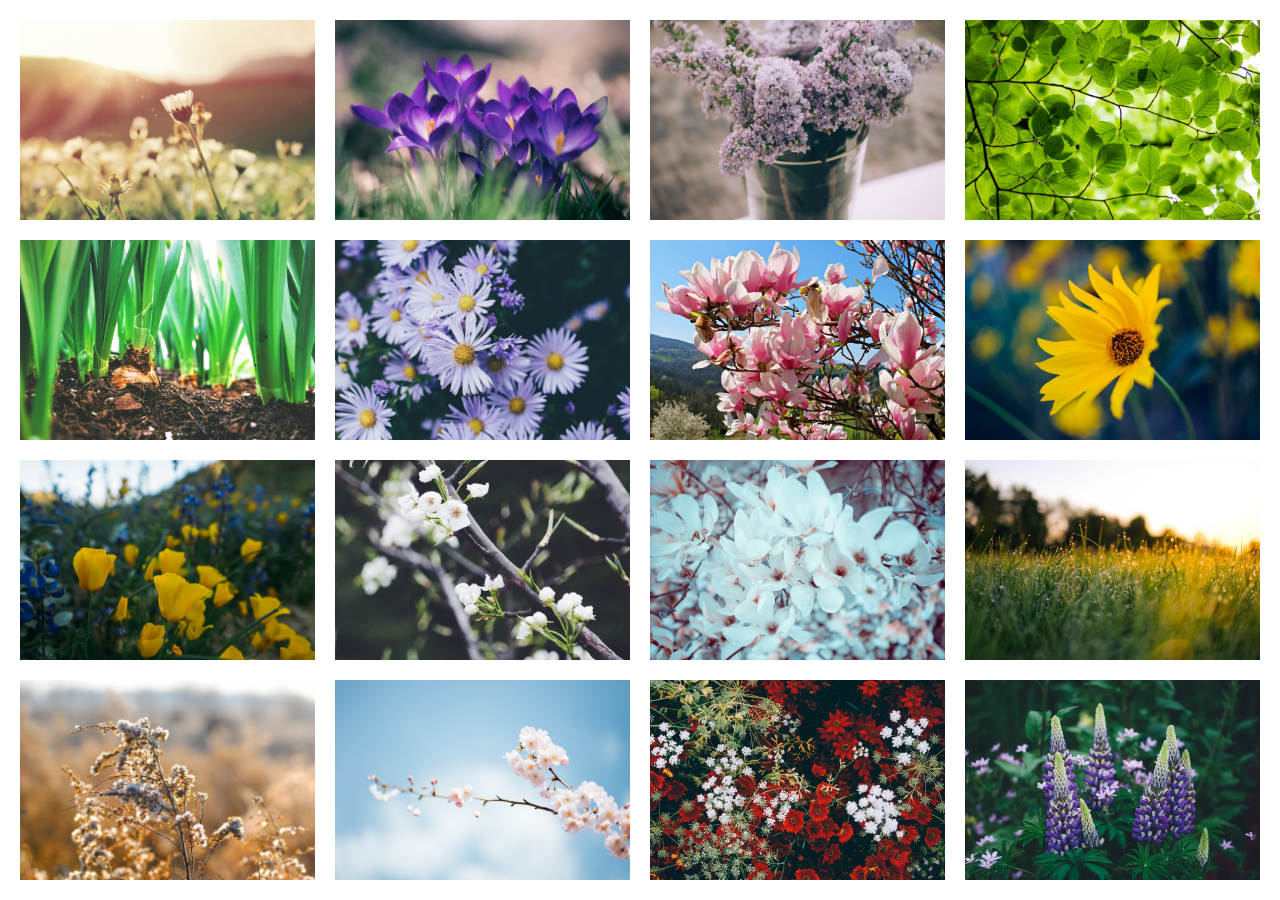
<file: hw03/index.html>
<!DOCTYPE html>
<html lang="en" dir="ltr">
    <head>
        <meta charset="utf-8">
        <title>Image Gallery</title>
        <link rel="stylesheet" href="css/gallery.css">
        <link rel="stylesheet" href="css/carousel.css">
        <meta name="viewport" content="width=device-width, initial-scale=1.0">

    </head>
    <body>
        <main>
            <section class="cards">
                <div class="card" style="background-image:url('images/field1.jpg')"></div>
                <div class="card" style="background-image:url('images/purple.jpg')"></div>
                <div class="card" style="background-image:url('images/jar.jpg')"></div>
                <div class="card" style="background-image:url('images/green.jpg')"></div>
                <div class="card" style="background-image:url('images/green1.jpg')"></div>
                <div class="card" style="background-image:url('images/purple1.jpg')"></div>
                <div class="card" style="background-image:url('images/magnolias.jpg')"></div>
                <div class="card" style="background-image:url('images/daisy1.jpg')"></div>
                <div class="card" style="background-image:url('images/poppies.jpg')"></div>
                <div class="card" style="background-image:url('images/dogwoods.jpg')"></div>
                <div class="card" style="background-image:url('images/blossom.jpg')"></div>
                <div class="card" style="background-image:url('images/field3.jpg')"></div>
                <div class="card" style="background-image:url('images/field4.jpg')"></div>
                <div class="card" style="background-image:url('images/branch.jpg')"></div>
                <div class="card" style="background-image:url('images/red.jpg')"></div>
                <div class="card" style="background-image:url('images/purple2.jpg')"></div>
            </section>

            <!-- preview panel -->
            <section class="preview">
                <div class="featured_image" style="background-image:url('images/daisy1.jpg')"></div>
                <button class="close" id="close">&times;</button>
                <button class="prev" id="prev">&lsaquo;</button>
                <button class="next" id="next">&rsaquo;</button>
            </section>
            <!-- end preview panel -->

        </main>
        <script type="text/javascript" src="js/index.js"></script>
    </body>
</html>
</file>
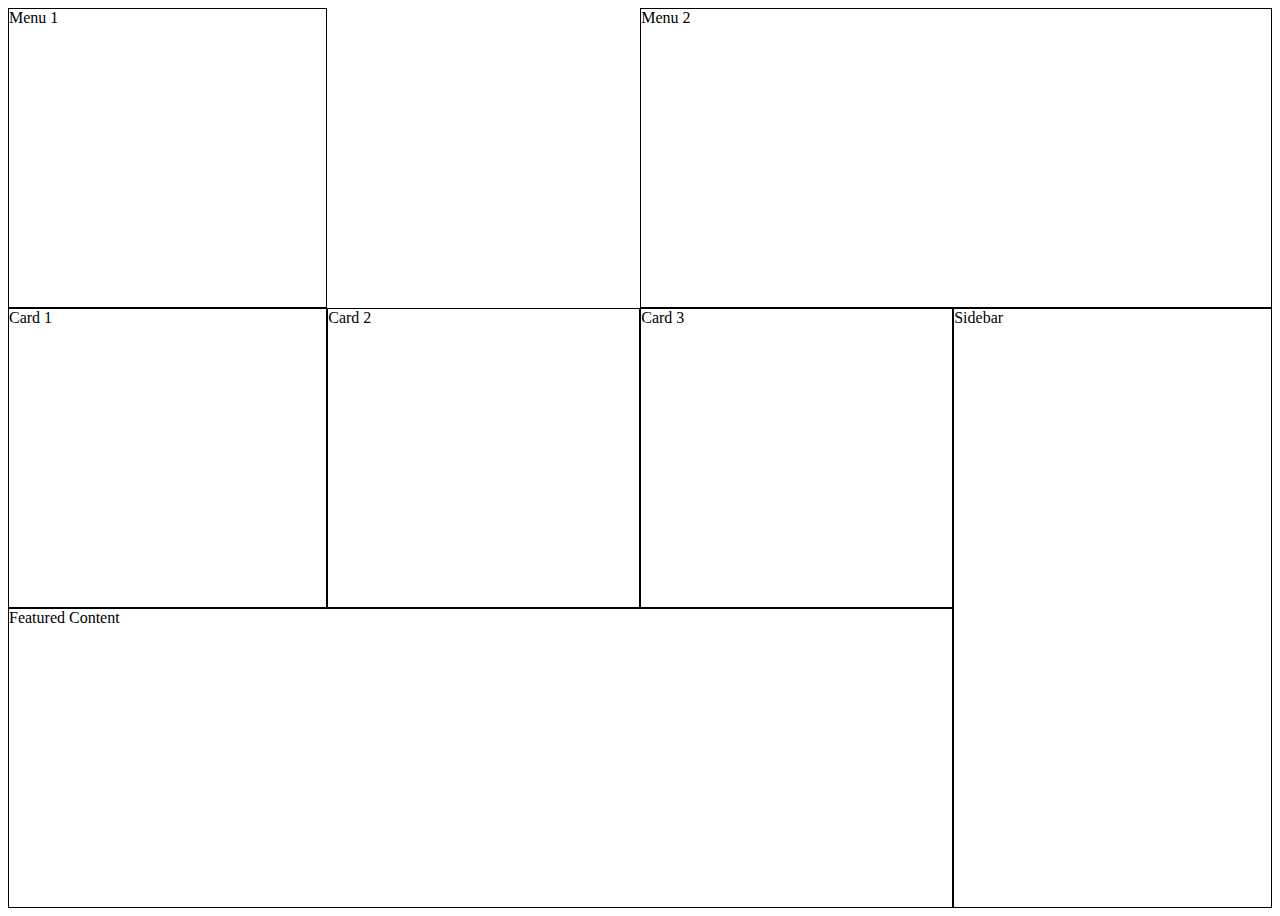
<file: tutorial03/index.html>
<!DOCTYPE html>
<html lang="en" >
<head>
  <meta charset="UTF-8">
  <title>Tutorial 03</title>
  <link rel="stylesheet" href="./style.css">
  <meta name="viewport" content="width=device-width, initial-scale=1.0">

</head>
<body>
<!-- partial:index.partial.html -->
<!-- https://css-tricks.com/snippets/css/complete-guide-grid/ -->
<div class="container">
   <!-- left menu -->
   <section class="menu1">
      <div>Menu 1</div>
   </section>
   
   <!-- right menu -->
   <section class="menu2">
      <div>Menu 2</div>
   </section>

   <!-- card 1 -->
   <article class="card1">
      <section>Card 1</section>
   </article>

   <!-- card 2 -->
   <article class="card2">
      <section>Card 2</section>
   </article>

   <!-- card 3 -->
   <article class="card3">
      <section>Card 3</section>
   </article>
   
   <!-- main content on bottom -->
   <main class="main">
      <section>Featured Content</section>
   </main>
   
   <!-- right navigation bar -->
   <aside class="aside">
      <section>Sidebar</section>
   </aside>
</div>
<!-- partial -->
  
</body>
</html>
</file>
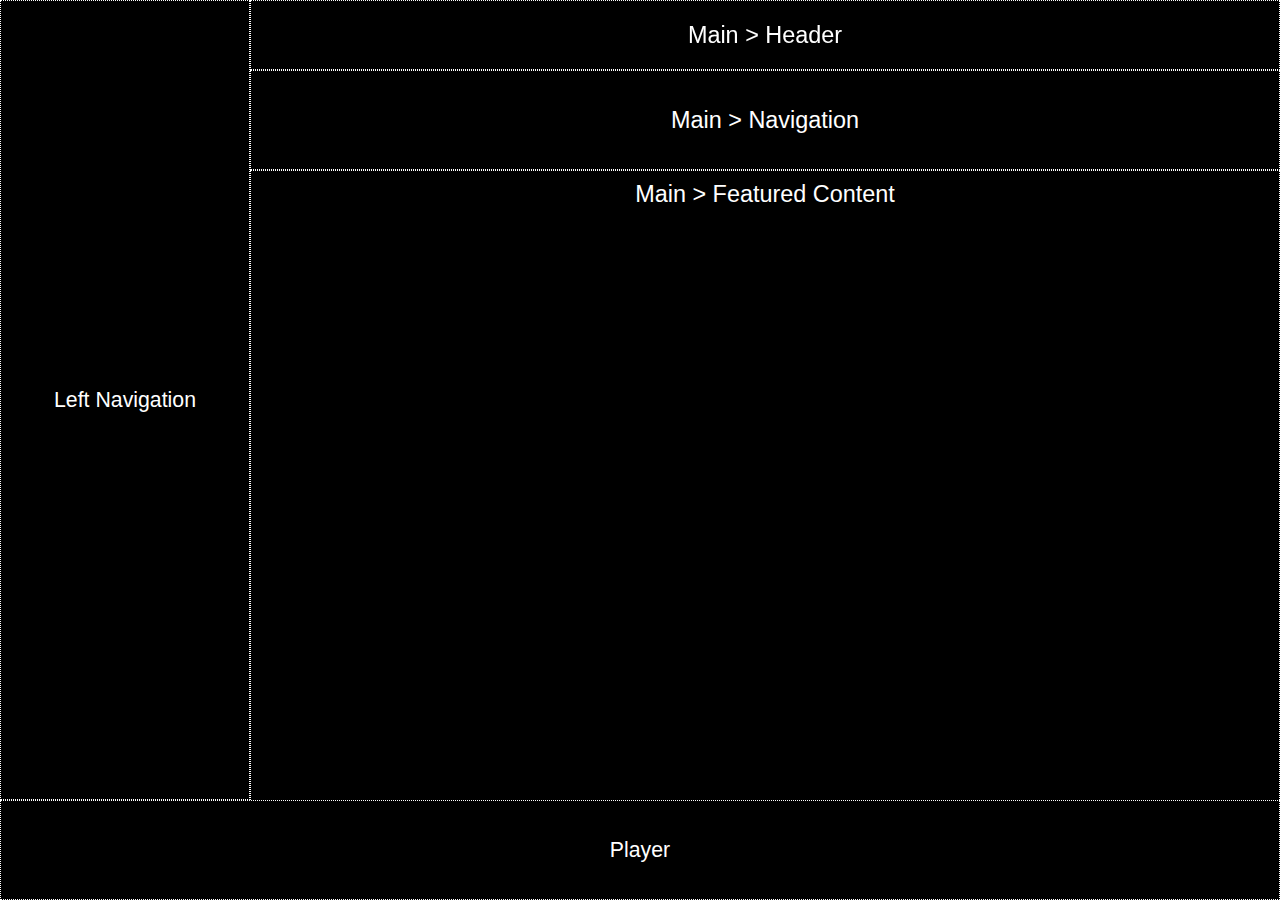
<file: hw02/01_cssgrid/index.html>
<html>
    <head>
        <title>Spotify Player</title>
        <link rel="stylesheet" href="layout.css">
        <meta name="viewport" content="width=device-width, initial-scale=1.0">
    </head>
    <body id="container">
        <aside id="sidebar">
            Left Navigation
        </aside>
        <main>
            <header>
                Main > Header
            </header>
            <nav>
                Main > Navigation
            </nav>
            <section id="featured-content">
                Main > Featured Content
            </section>
        </main>
        <footer>
            Player
        </footer>
    </body>
</html>
</file>
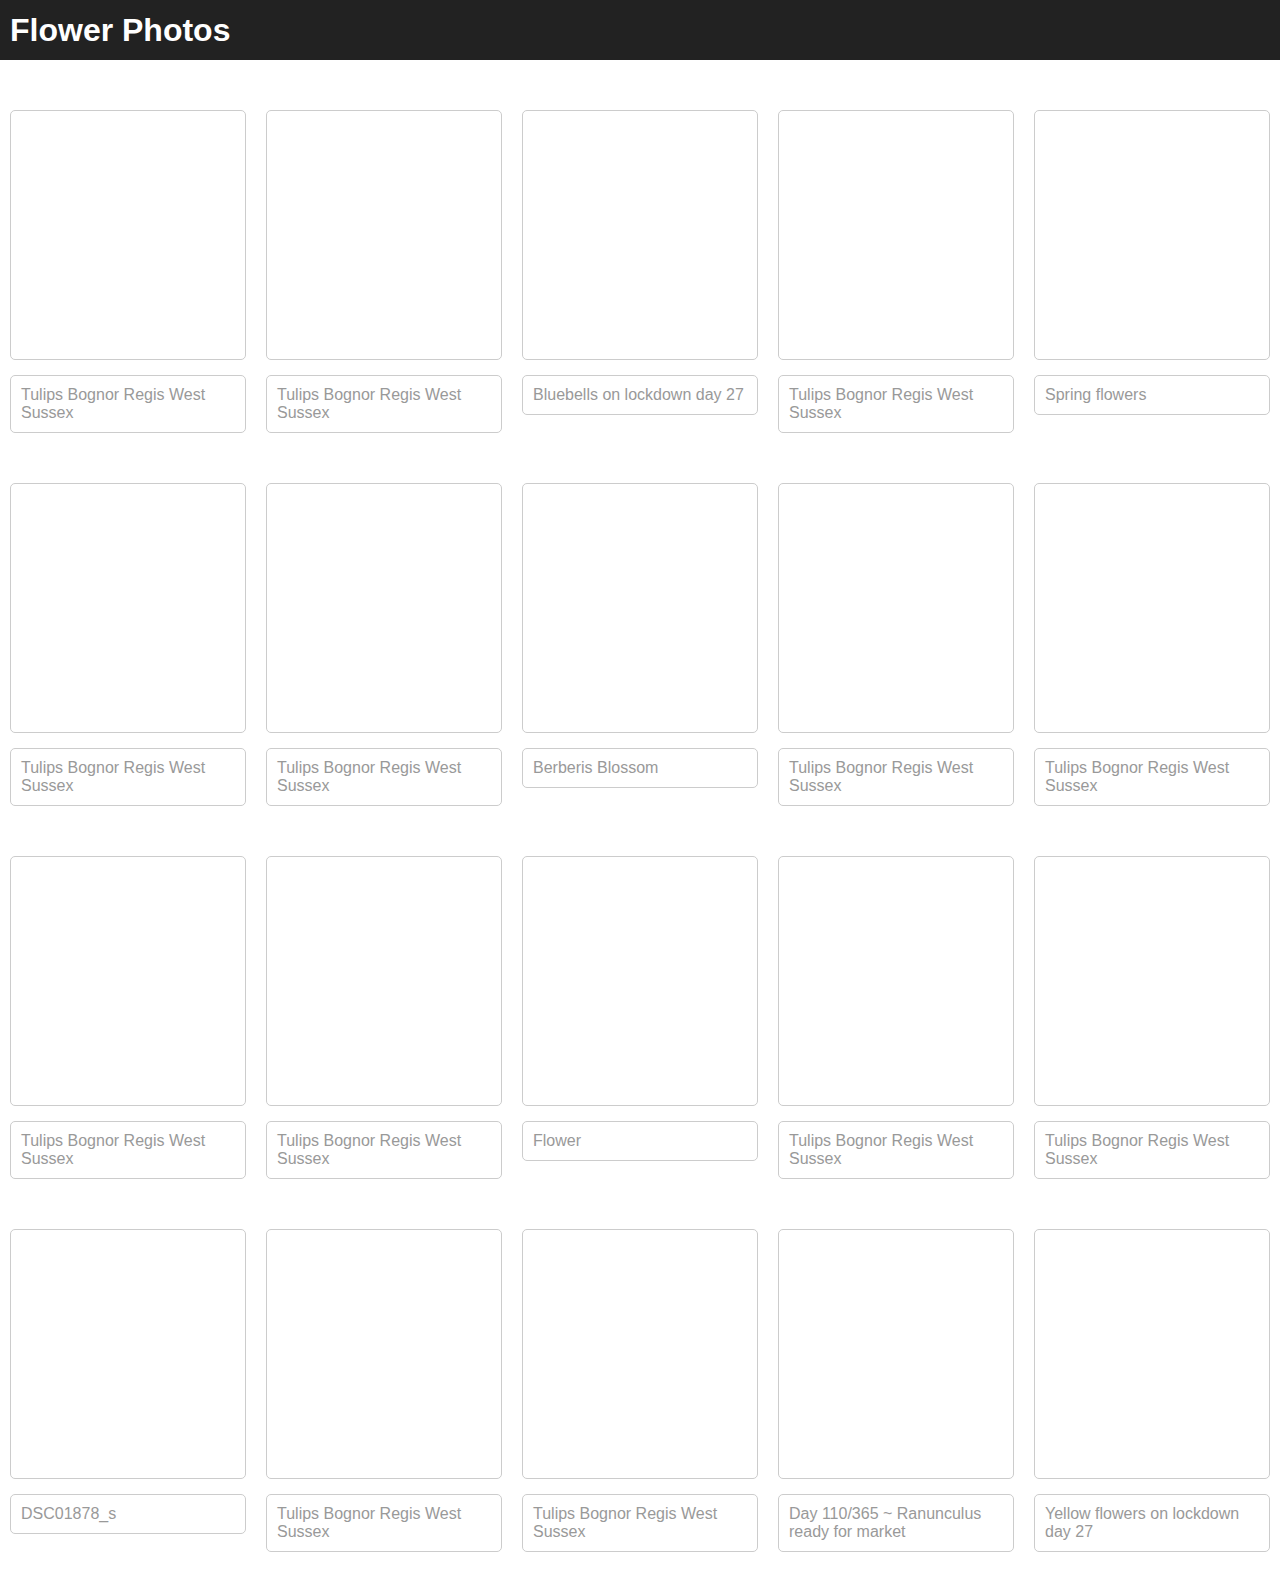
<file: hw02/02_flexbox/index.html>
<!DOCTYPE html>
<html lang="en" dir="ltr">
    <head>
        <meta charset="utf-8">
        <title>Image Gallery</title>
          <link rel="stylesheet" href="css/gallery.css">
    </head>
    <body>
        <nav>
            <h1>Flower Photos</h1>
        </nav>
        <main class="content">
          <section class="cards">
              <section class="card">
                  <div class="image-div" style="background-image: url('https://live.staticflickr.com/65535/49793205651_aced6f4866_b.jpg');"></div>
                  <div class="caption">Tulips Bognor Regis West Sussex</div>
              </section>
              <section class="card">
                  <div class="image-div" style="background-image: url('https://live.staticflickr.com/65535/49792659933_cc861d50b7_b.jpg');"></div>
                  <div class="caption">Tulips Bognor Regis West Sussex</div>
              </section>
              <section class="card">
                  <div class="image-div" style="background-image: url('https://live.staticflickr.com/65535/49792658778_ab3b1df5d1_b.jpg');"></div>
                  <div class="caption">Bluebells on lockdown day 27</div>
              </section>
              <section class="card">
                  <div class="image-div" style="background-image: url('https://live.staticflickr.com/65535/49792664528_f16513baec_b.jpg');"></div>
                  <div class="caption">Tulips Bognor Regis West Sussex</div>
              </section>
              <section class="card">
                  <div class="image-div" style="background-image: url('https://live.staticflickr.com/65535/49792676878_a659a56919_b.jpg');"></div>
                  <div class="caption">Spring flowers</div>
              </section>
              <section class="card">
                  <div class="image-div" style="background-image: url('https://live.staticflickr.com/65535/49793511297_b7967599c7_b.jpg');"></div>
                  <div class="caption">Tulips Bognor Regis West Sussex</div>
              </section>
              <section class="card">
                  <div class="image-div" style="background-image: url('https://live.staticflickr.com/65535/49792660018_34abca7618_b.jpg');"></div>
                  <div class="caption">Tulips Bognor Regis West Sussex</div>
              </section>
              <section class="card">
                  <div class="image-div" style="background-image: url('https://live.staticflickr.com/65535/49792629178_64acac5148_b.jpg');"></div>
                  <div class="caption">Berberis Blossom</div>
              </section>
              <section class="card">
                  <div class="image-div" style="background-image: url('https://live.staticflickr.com/65535/49793207236_51aa1f4269_b.jpg');"></div>
                  <div class="caption">Tulips Bognor Regis West Sussex</div>
              </section>
              <section class="card">
                  <div class="image-div" style="background-image: url('https://live.staticflickr.com/65535/49793219056_f2c5bb8621_b.jpg');"></div>
                  <div class="caption">Tulips Bognor Regis West Sussex</div>
              </section>
              <section class="card">
                  <div class="image-div" style="background-image: url('https://live.staticflickr.com/65535/49792658033_c9a55ebf42_b.jpg');"></div>
                  <div class="caption">Tulips Bognor Regis West Sussex</div>
              </section>
              <section class="card">
                  <div class="image-div" style="background-image: url('https://live.staticflickr.com/65535/49792660448_cd43d556df_b.jpg');"></div>
                  <div class="caption">Tulips Bognor Regis West Sussex</div>
              </section>
              <section class="card">
                  <div class="image-div" style="background-image: url('https://live.staticflickr.com/65535/49793209166_5b8a0ae5c6_b.jpg');"></div>
                  <div class="caption">Flower</div>
              </section>
              <section class="card">
                  <div class="image-div" style="background-image: url('https://live.staticflickr.com/65535/49793208726_f0ac1e6b81_b.jpg');"></div>
                  <div class="caption">Tulips Bognor Regis West Sussex</div>
              </section>
              <section class="card">
                  <div class="image-div" style="background-image: url('https://live.staticflickr.com/65535/49793523157_2e88b562aa_b.jpg');"></div>
                  <div class="caption">Tulips Bognor Regis West Sussex</div>
              </section>
              <section class="card">
                  <div class="image-div" style="background-image: url('https://live.staticflickr.com/65535/49793225756_ea2a82f362_b.jpg');"></div>
                  <div class="caption">DSC01878_s</div>
              </section>
              <section class="card">
                  <div class="image-div" style="background-image: url('https://live.staticflickr.com/65535/49793522892_1c9f798a53_b.jpg');"></div>
                  <div class="caption">Tulips Bognor Regis West Sussex</div>
              </section>
              <section class="card">
                  <div class="image-div" style="background-image: url('https://live.staticflickr.com/65535/49793205546_de43e99833_b.jpg');"></div>
                  <div class="caption">Tulips Bognor Regis West Sussex</div>
              </section>
              <section class="card">
                  <div class="image-div" style="background-image: url('https://live.staticflickr.com/65535/49793520882_b27b68994e_b.jpg');"></div>
                  <div class="caption">Day 110/365 ~ Ranunculus ready for market</div>
              </section>
              <section class="card">
                  <div class="image-div" style="background-image: url('https://live.staticflickr.com/65535/49793205051_6fafef1828_b.jpg');"></div>
                  <div class="caption">Yellow flowers on lockdown day 27</div>
              </section>
          </section>
        </main>
    </body>
</html>
</file>
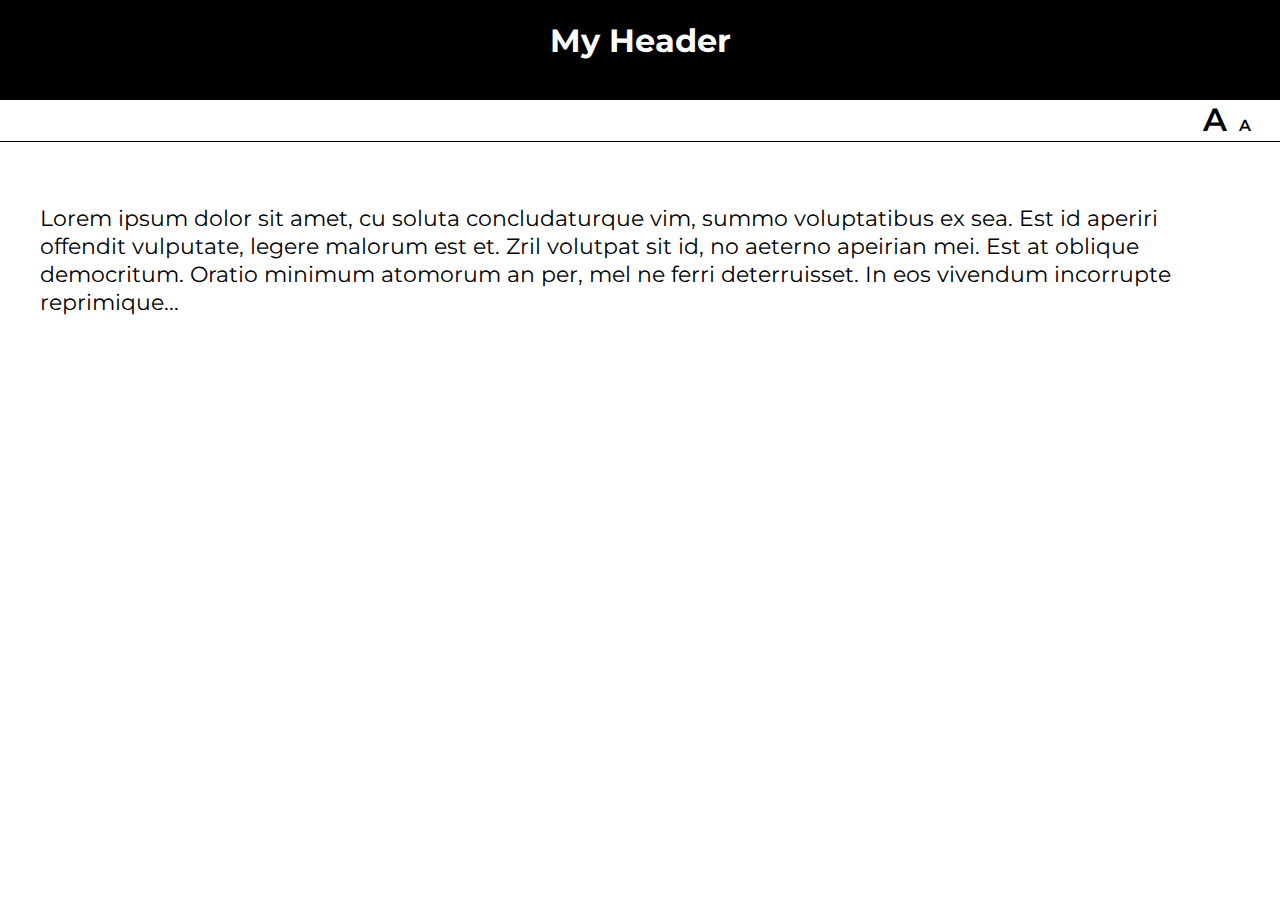
<file: tutorial04/font-switcher/index.html>
<!DOCTYPE html>
<html lang="en">
<head>
    <meta charset="UTF-8">
    <title>Lab 04: Font Switcher</title>
      <link rel="stylesheet" href="css/style.css">
</head>
<body>
    <div class="container">

        <header><h1>My Header</h1></header>

        <nav>
            <a class="a1" href="#">A</a>
            <a class="a2" href="#">A</a>
        </nav>

        <div class="content">
            <p>
                Lorem ipsum dolor sit amet, cu soluta concludaturque vim,
                summo voluptatibus ex sea. Est id aperiri offendit vulputate,
                legere malorum est et. Zril volutpat sit id, no aeterno apeirian
                mei. Est at oblique democritum. Oratio minimum atomorum an per,
                mel ne ferri deterruisset. In eos vivendum incorrupte reprimique...
            </p>
        </div>

    </div>
    <script  src="js/index.js"></script>
</body>
</html>
</file>
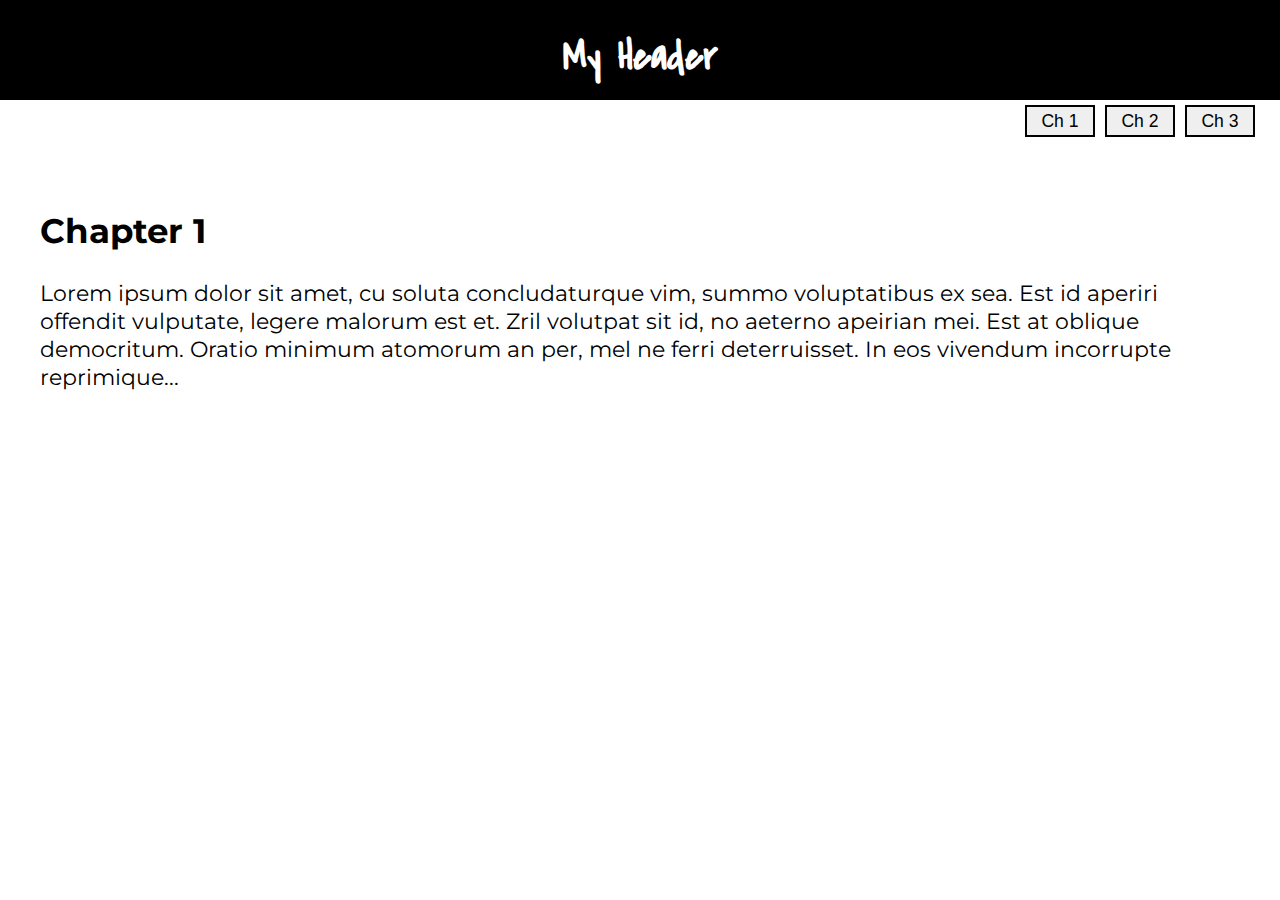
<file: tutorial04/page-turner/index.html>
<!DOCTYPE html>
<html lang="en">
<head>
    <meta charset="UTF-8">
    <title>Lab 04: Page Turner</title>
      <link rel="stylesheet" href="css/style.css">
</head>
<body>
    <div class="container">

        <header><h1>My Header</h1></header>

        <nav>
            <button id="ch1" href="#">Ch 1</button>
            <button id="ch2" href="#">Ch 2</button>
            <button id="ch3" href="#">Ch 3</button>
        </nav>

        <div class="content">
            <h2>Chapter 1</h2>
            <p>
                Lorem ipsum dolor sit amet, cu soluta concludaturque vim,
                summo voluptatibus ex sea. Est id aperiri offendit vulputate,
                legere malorum est et. Zril volutpat sit id, no aeterno apeirian
                mei. Est at oblique democritum. Oratio minimum atomorum an per,
                mel ne ferri deterruisset. In eos vivendum incorrupte reprimique...
            </p>
        </div>

    </div>
    <script  src="js/index.js"></script>
</body>
</html>
</file>
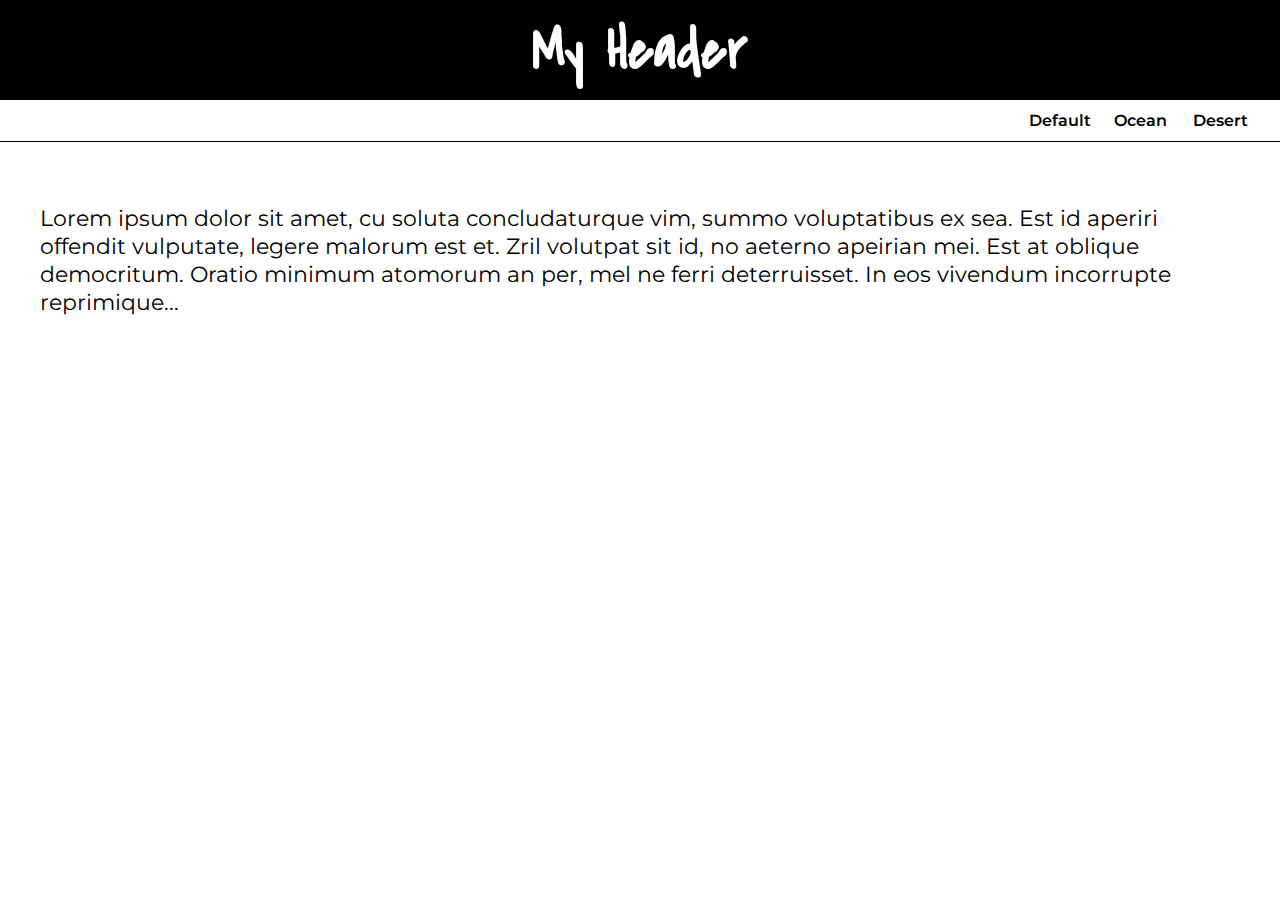
<file: tutorial04/theme-switcher/index.html>
<!DOCTYPE html>
<html lang="en" >

<head>
  <meta charset="UTF-8">
  <title>Lab 04: Theme Switcher</title>



      <link rel="stylesheet" href="css/style.css">


</head>

<body>

  <div id ="theme" class="container">
   <header><h1>My Header</h1></header>
   <nav>
      <a id="default" href="#">Default</a>
      <a id="ocean" href="#">Ocean</a>
      <a id="desert" href="#">Desert</a>
   </nav>
   <div class="content"><p>Lorem ipsum dolor sit amet, cu soluta concludaturque vim, summo voluptatibus ex sea. Est id aperiri offendit vulputate, legere malorum est et. Zril volutpat sit id, no aeterno apeirian mei. Est at oblique democritum. Oratio minimum atomorum an per,
      mel ne ferri deterruisset. In eos vivendum incorrupte reprimique...</p>
      </div>

</div>



    <script  src="js/index.js"></script>




</body>

</html>
</file>
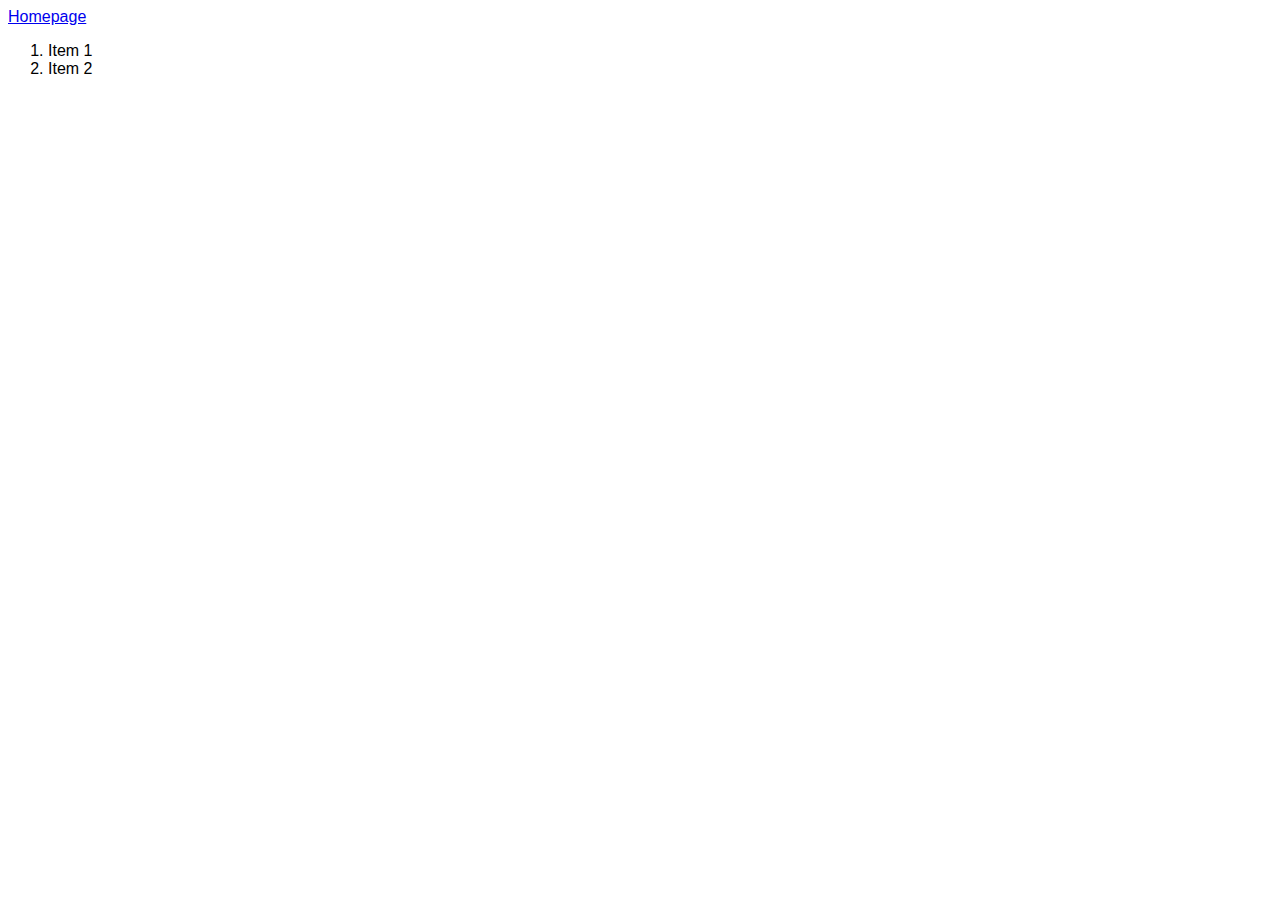
<file: tutorial01/page_2.html>
<!DOCTYPE html>
<html lang="en">
   <head>
        <!-- stylesheets and metadata go here -->
       <title>page_2.html</title>
       <link rel="stylesheet" href="style.css">
       <a href=index.html>Homepage</a>
   </head>
   <body>
     <ol>
       <li>Item 1 </li>
       <li>Item 2 </li>
   </body>
</html>
</file>
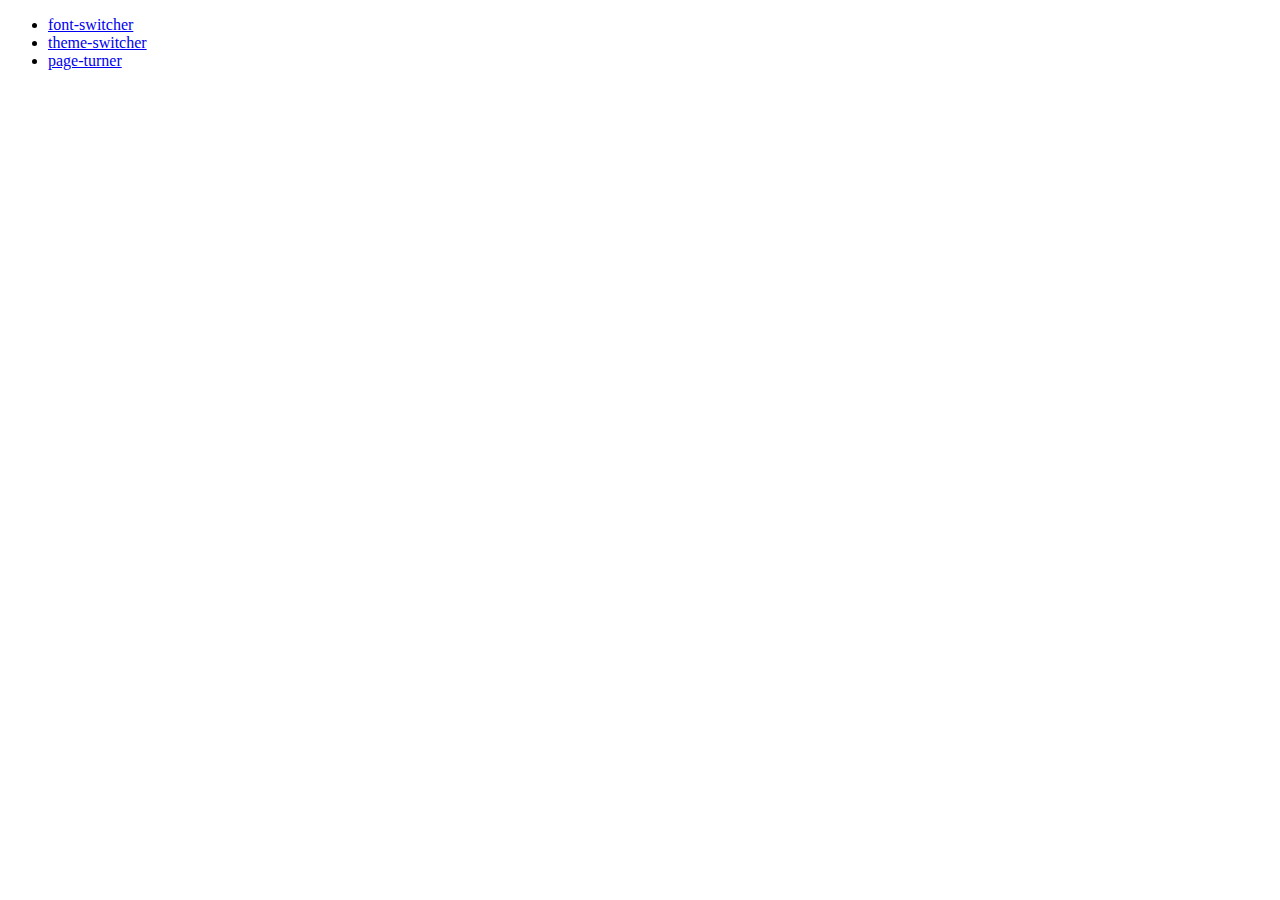
<file: tutorial04/listing.html>
<!DOCTYPE html>
<html lang="en" dir="ltr">
    <head>
        <meta charset="utf-8">
        <title></title>
    </head>
    <body>
        <ul>
            <li>
                <a href="font-switcher/index.html">font-switcher</a>
            </li>
            <li>
                <a href="theme-switcher/index.html">theme-switcher</a>
            </li>
            <li>
                <a href="page-turner/index.html">page-turner</a>
            </li>
        </ul>
    </body>
</html>
</file>
<file: hw03/css/gallery.css>
body {
    height:100%;
    margin:0;
    padding:0;
}
body * {
    box-sizing: border-box;
}

.cards {
    display: flex;
    flex-wrap: wrap;
    height: 100vh;
    margin: 0;
    padding: 0;
    padding-left: 20px;
    padding-bottom: 20px;
}

.card {
    width: calc(25% - 20px);
    height: calc(25% - 20px);
    min-height: 120px;
    background-size: cover;
    background-position: center;
    cursor: pointer;
    margin-right: 20px;
    margin-top: 20px;
}
.image:hover {
    opacity: 0.7;
}

/* Media Queries */
@media (max-width: 900px) {
    main .card { 
        width: calc(50% - 20px);
        height: calc(50vh - 20px);
    }
}

@media (max-width: 550px) {
    main .card { 
        width: calc(100% - 20px);
        height: 70vh;
    }
}
</file>
<file: hw03/css/carousel.css>
.featured_image {
    width: 100%;
    height: 100%;
    background-size: cover;
    background-position: center;
    cursor: pointer;
}


.next, .prev, .close {
    position: absolute;
    font-size: 2.5em;
    color: white;
    border-width: 0px;
    padding-bottom: 5px;
}
.close {
    background: none;
    top: 0vh;
    line-height: 1em;
    right: 0vh;
}
.next, .prev {
    background: rgba(255,255,255,0.2);
    border-radius: 60px;
    width: 60px;
    height: 60px;
}
.next:hover, .prev:hover, .close:hover {
    background: rgba(255,255,255,0.4);
}
.prev {
    top: 45vh;
    left: 2vw;
}
.next {
    top: 45vh;
    right: 2vw;
}
.preview {
    width: 100vw;
    height: 100vh;
    display: none;
    align-items: center;
    justify-content: center;
}
.preview.active {
    position: absolute;
    top: 0px;
    left: 0px;
    display: flex;
    background: rgba(255, 255, 255, 1);
}
</file>
<file: tutorial03/style.css>
.container {
   display: grid;
   grid-template-columns: 1fr 1fr 1fr 1fr
   grid-template-rows: 1fr 1fr 1fr;
   grid-template-areas:
   "a . b b"
   "c d e f"
   "g g g f";
   min-height: 100vh;
}

.menu1, .menu2, .card1, .card2, .card3, .main, .aside{
  border: solid 1px #000;

}

.menu1{grid-area: a;}

.menu2{
  grid-area: b;
}

.card1{
  grid-area: c;
}

.card2{
  grid-area: d;
}

.card3{grid-area: e;}

.main{grid-area: g;
}

.aside{grid-area: f;}
@media (max-width: 1024px) {
   /* tablet layout here */
}
</file>
<file: hw02/01_cssgrid/layout.css>
* {
    box-sizing: border-box;
    /* color: white; */
    font-family: Arial;
    font-size: 1.1em;
}

body {
    display: grid;
    overflow: hidden;
    margin: 0px;

    grid-template-columns: 250px auto;
    grid-template-rows: calc(100vh  - 100px) 100px;
    grid-template-areas:
    "left primary"
    "bottom bottom";
    height: 100vh;
    background-color: black;
    color: white;
}


aside, footer, header, nav, #featured-content{
  display: flex;
  align-items: center;
  justify-content: center;
  border: dotted 1px white;
  padding: 10px
}


aside {
  grid-area: left;
  /* background-color: lightblue; */
}

main {
  grid-area: primary;
  /* background-color: pink; */
  overflow-y: scroll;
  z-index: 1000;
}

footer {
  grid-area: bottom;
  /* background-color: grey; */
}

header{
  height: 70px;
  /* background-color: hotpink; */
  position: fixed;
  width: calc(100vw - 250px)

}


nav{
  margin-top: 70px;
  height: 100px;
  /* background-color: lightpink; */
}

#featured-content{
  min-height: 100vh;
  /* background-color: teal; */
  align-items: flex-start;

}



@media screen and (max-width: 800px) {
  body {
      grid-template-columns: auto;
      grid-template-areas:
      "primary"
      "bottom";

  }

  aside{
    display: none;
  }

  header{
    width: 100vw;

  }
}
</file>
<file: hw02/02_flexbox/css/gallery.css>
body {
    height:100%;
    margin:0;
    padding:0;
    font-family: Arial;
}
body * {
    box-sizing: border-box;
}
main {
    display: grid;
    grid-template-columns: 1fr;
    grid-template-rows: 60px calc(100vh - 60px);
    grid-template-areas:
       "menu"
       "gallery";
    height: 100vh;
}
nav {
    grid-area: menu;
}
.content {
    grid-area: gallery;
}

/**************/
/* NAVIGATION */
/**************/
nav {
    grid-area: menu;
    background: #222;
    position: fixed;
    width: 100%;
    height: 60px;
    line-height: 60px;
    color: white;
    z-index: 101;
    padding: 10px;
}
nav h1 {
    color: white;
    margin: 0px;
    line-height: 40px;
}




.cards {
    padding-top: 100px;
    display: flex;
    flex-wrap: wrap;
}

.card {
  width: 20%;
  padding: 10px;

}

.card:hover > div{
  border: solid 1px black;
}

.card:hover .image-div{
  opacity: 0.8;
}

.card:hover .caption{
  color: black;
  font-weight: 700;
}

.card > div {
  border: solid 1px #CCC;
  padding: 10px;
  border-radius: 5px;

}

.caption{
  margin-top:15px;
  margin-bottom: 30px;
  color: #999;
  display: flex;

}

.image-div{
  background-size: cover;
  width: 100%;
  height: 250px;
}



@media screen and (max-width: 1200px) {
  .card{
    width: 33.33%;
  }

  .image-div{
    height: 350px;
  }
}

@media screen and (max-width: 700px) {
  .card{
    width: 100%;
  }

  .image-div{
    height: 450px;
  }
}
</file>
<file: tutorial04/font-switcher/css/style.css>
@import url(https://fonts.googleapis.com/css?family=Montserrat:400,700);

document, body {
   margin: 0px;
   font-family: 'Montserrat';
   height: 100vh;
}

.container, header, nav, .content {
   box-sizing: border-box;
}

.container {
   min-height: 100vh;
   display: grid;
   grid-template-columns: 1fr;
   grid-template-rows: 100px 42px auto;
   grid-template-areas:
      "top"
      "menu"
      "bottom";
}

header, nav, .content {
   display: flex;
/*    align-items: center; */
   justify-content: center;
   height: 100%;
}

header {
   grid-area: top;
   background: black;
   color: white;
}
nav {
   grid-area: menu;
   border-bottom: solid 1px #000;
   justify-content: flex-end;
   padding-right: 20px;
}
nav a {
   width: 30px;
   text-align: center;
   text-decoration: none;
   color: black;
   font-weight: 600;
   align-self: baseline;
   
}
nav .a1 {
   font-size: 2em;
}
nav .a2 {
   font-size: 1em;
}

.content {
   grid-area: bottom;
   background: white;
   padding: 40px;
   font-size: 1.4em;
}

.ocean header {
   background: #434a6c;
   color: white;
   font-family: 'Montserrat';
}
.ocean .content {
   background: #99cccc;
   line-height: 1.6em;
}

.desert header {
   background: #A8651E;
   color: white;
}
.desert .content {
   background: #EFDEC2;
}
</file>
<file: tutorial04/page-turner/css/style.css>
@import url(https://fonts.googleapis.com/css?family=Montserrat:400,700|Amatic+SC|Dokdo|Covered+By+Your+Grace);

document, body {
   margin: 0px;
   font-family: 'Montserrat';
   height: 100vh;
}

.container, header, nav, .content {
   box-sizing: border-box;
}

.container {
   min-height: 100vh;
   display: grid;
   grid-template-columns: 1fr;
   grid-template-rows: 100px 42px auto;
   grid-template-areas:
      "top"
      "menu"
      "bottom";
}

header, nav {
   display: flex;
   justify-content: center;
   height: 100%;
   flex-wrap: wrap;
}
header, .nav. .content {
   transition-duration: 1.4s;
}
header {
   font-family: 'Covered By Your Grace', cursive;
   font-size: 1.3em;
   transition-duration: 1.4s;
   grid-area: top;
   background: black;
   color: white;
   align-items: center;
}
nav {
   grid-area: menu;
/*    border-bottom: solid 1px #000; */
/*    align-items: center; */
   justify-content: flex-end;
   padding-right: 20px;
}

nav button {
   width: 70px;
   border: solid 2px #000;
   margin: 5px;
   text-align: center;
   text-decoration: none;
   color: black;
   font-size: 1.1em;
/*    font-weight: 600; */
/*    align-self: baseline; */
   
}
nav .a1 {
   font-size: 2em;
}
nav .a2 {
   font-size: 1em;
}

.content {
   transition-duration: 1.4s;
   grid-area: bottom;
   background: white;
   padding: 40px;
   font-size: 1.4em;
}

/* Themes */
.ocean header {
   background: #434a6c;
   font-family: 'Amatic SC', cursive;
   font-size: 1.8em;
}
.ocean .content {
   background: #99cccc;
}

.desert header {
   background: #A8651E;
   font-family: 'Dokdo', cursive;
}
.desert .content {
   background: #EFDEC2;
}
</file>
<file: tutorial04/theme-switcher/css/style.css>
@import url(https://fonts.googleapis.com/css?family=Montserrat:400,700|Amatic+SC|Dokdo|Covered+By+Your+Grace);

document, body {
   margin: 0px;
   font-family: 'Montserrat';
   height: 100vh;
}

.container, header, nav, .content {
   box-sizing: border-box;
}

.container {
   min-height: 100vh;
   display: grid;
   grid-template-columns: 1fr;
   grid-template-rows: 100px 42px auto;
   grid-template-areas:
      "top"
      "menu"
      "bottom";
}

header, nav {
   display: flex;
   justify-content: center;
   height: 100%;
}
header, .nav. .content {
   transition-duration: 1.4s;
}
header {
   font-family: 'Covered By Your Grace', cursive;
   font-size: 1.8em;
   transition-duration: 1.4s;
   grid-area: top;
   background: black;
   color: white;
   align-items: center;
}
nav {
   grid-area: menu;
   border-bottom: solid 1px #000;
   align-items: center;
   justify-content: flex-end;
   padding-right: 20px;
}

nav a {
   width: 80px;
   text-align: center;
   text-decoration: none;
   color: black;
   font-weight: 600;
/*    align-self: baseline; */
   
}
nav .a1 {
   font-size: 2em;
}
nav .a2 {
   font-size: 1em;
}

.content {
   transition-duration: 1.4s;
   grid-area: bottom;
   background: white;
   padding: 40px;
   font-size: 1.4em;
}

/* Themes */
.ocean header {
   background: #434a6c;
   font-family: 'Amatic SC', cursive;
   font-size: 1.8em;
}
.ocean .content {
   background: #99cccc;
}

.desert header {
   background: #A8651E;
   font-family: 'Dokdo', cursive;
}
.desert .content {
   background: #EFDEC2;
}
</file>
<file: tutorial01/style.css>
body {
    font-family: Arial, Helvetica, sans-serif;
}
</file>
